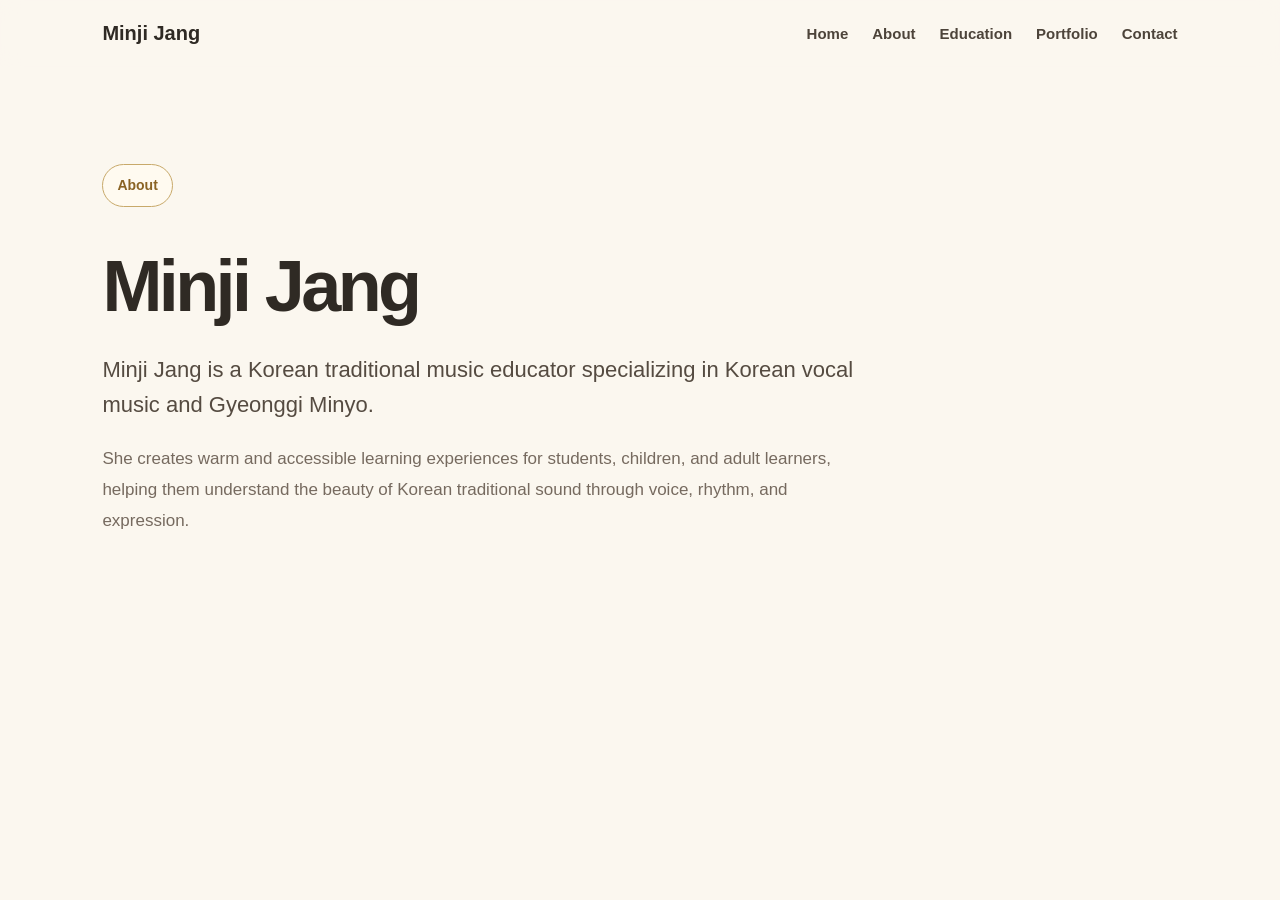
<file: about.html>
<!DOCTYPE html>
<html lang="en">
<head>
<meta charset="UTF-8">
<meta name="viewport" content="width=device-width, initial-scale=1.0">
<title>About | Minji Jang</title>
<link rel="stylesheet" href="style.css">
</head>
<body>

<header>
  <div class="logo">Minji Jang</div>
  <nav>
    <a href="index.html">Home</a>
    <a href="about.html">About</a>
    <a href="education.html">Education</a>
    <a href="portfolio.html">Portfolio</a>
    <a href="contact.html">Contact</a>
  </nav>
</header>

<section class="page">
  <p class="eyebrow">About</p>
  <h1>Minji Jang</h1>
  <p class="lead">
    Minji Jang is a Korean traditional music educator specializing in Korean vocal music and Gyeonggi Minyo.
  </p>
  <p>
    She creates warm and accessible learning experiences for students, children, and adult learners,
    helping them understand the beauty of Korean traditional sound through voice, rhythm, and expression.
  </p>
</section>

</body>
</html>
</file>
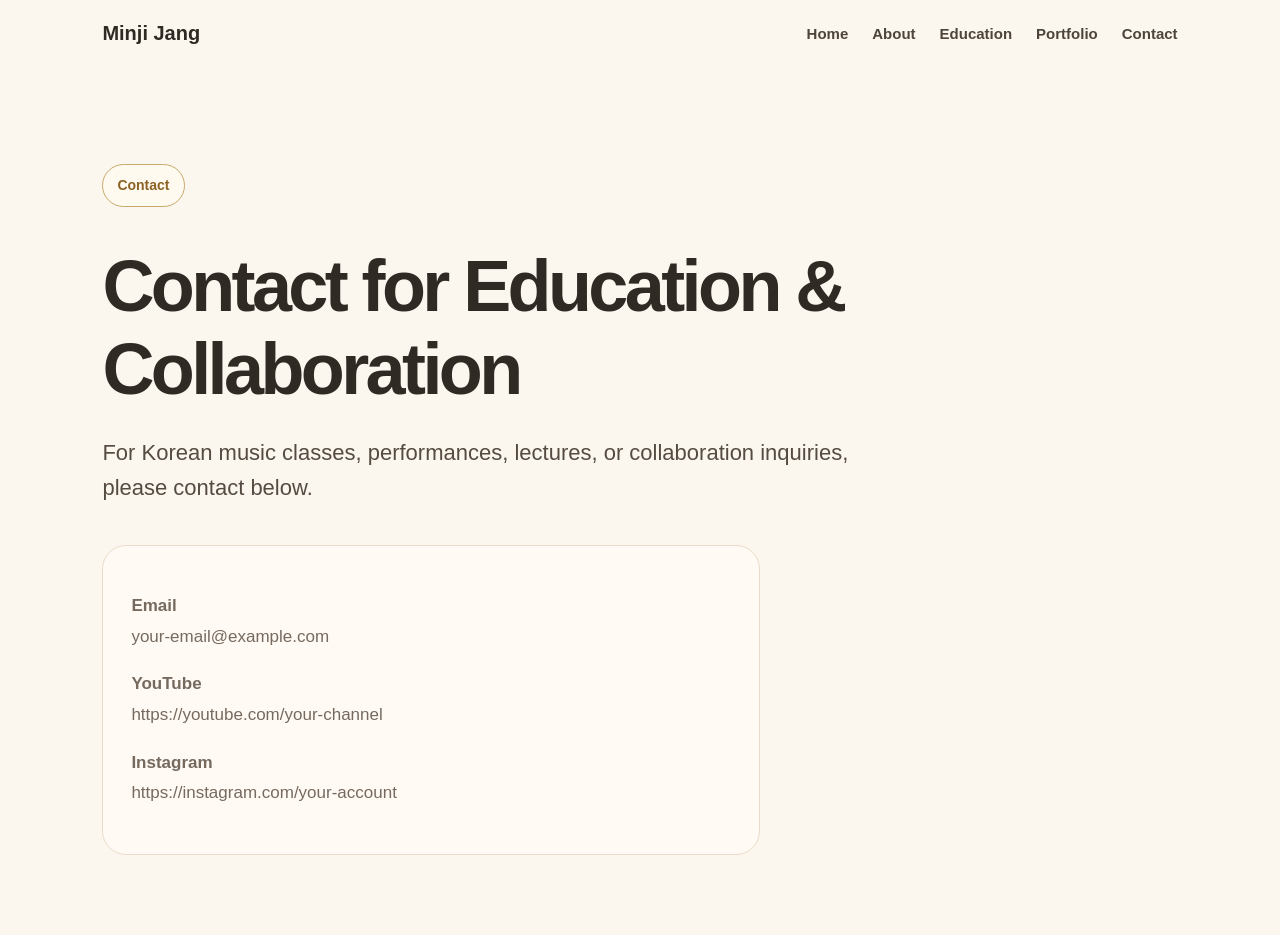
<file: contact.html>
<!DOCTYPE html>
<html lang="en">
<head>
<meta charset="UTF-8">
<meta name="viewport" content="width=device-width, initial-scale=1.0">
<title>Contact | Minji Jang</title>
<link rel="stylesheet" href="style.css">
</head>
<body>

<header>
  <div class="logo">Minji Jang</div>
  <nav>
    <a href="index.html">Home</a>
    <a href="about.html">About</a>
    <a href="education.html">Education</a>
    <a href="portfolio.html">Portfolio</a>
    <a href="contact.html">Contact</a>
  </nav>
</header>

<section class="page">
  <p class="eyebrow">Contact</p>
  <h1>Contact for Education & Collaboration</h1>
  <p class="lead">
    For Korean music classes, performances, lectures, or collaboration inquiries, please contact below.
  </p>

  <div class="contact-box">
    <p><strong>Email</strong><br>your-email@example.com</p>
    <p><strong>YouTube</strong><br>https://youtube.com/your-channel</p>
    <p><strong>Instagram</strong><br>https://instagram.com/your-account</p>
  </div>
</section>

</body>
</html>
</file>
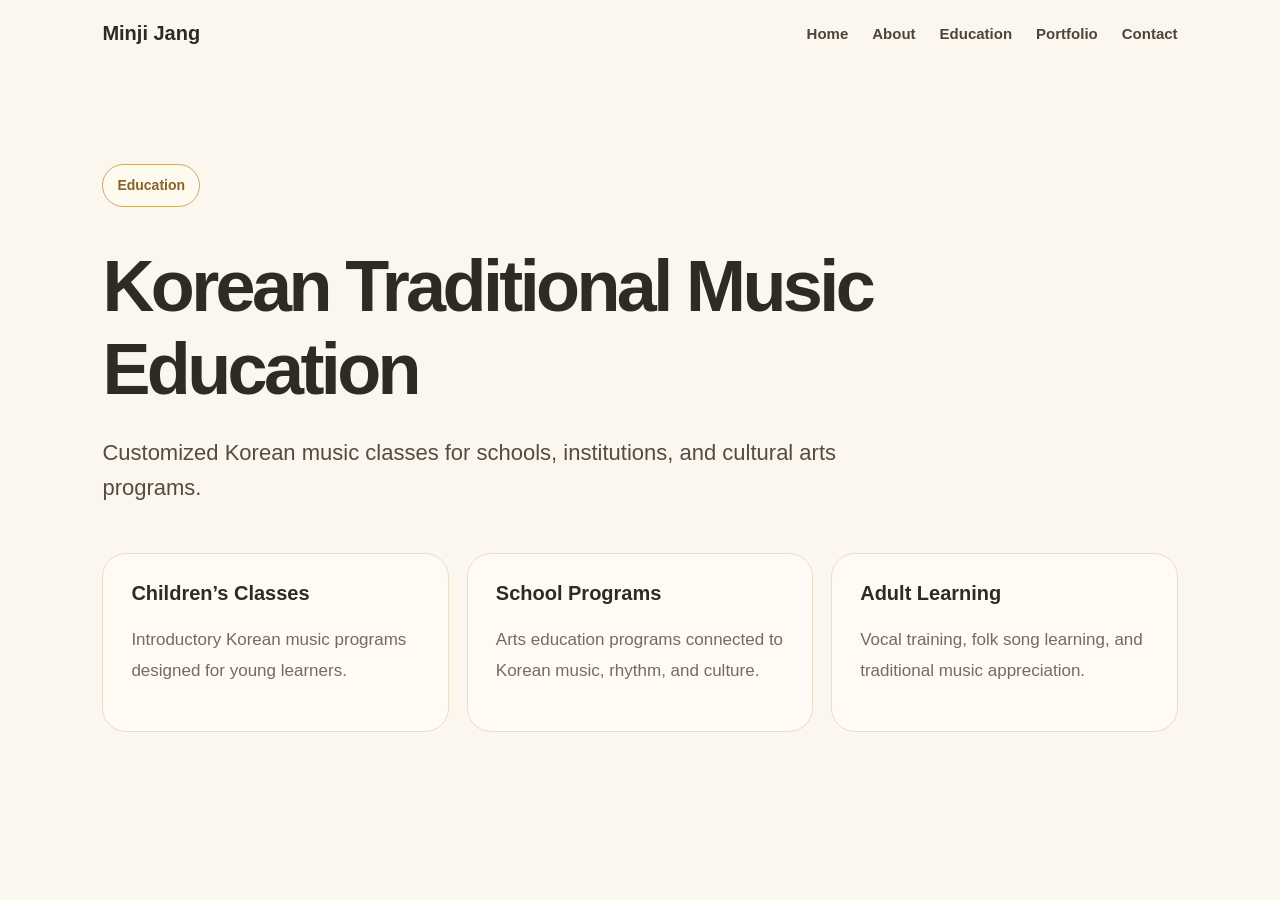
<file: education.html>
<!DOCTYPE html>
<html lang="en">
<head>
<meta charset="UTF-8">
<meta name="viewport" content="width=device-width, initial-scale=1.0">
<title>Education | Minji Jang</title>
<link rel="stylesheet" href="style.css">
</head>
<body>

<header>
  <div class="logo">Minji Jang</div>
  <nav>
    <a href="index.html">Home</a>
    <a href="about.html">About</a>
    <a href="education.html">Education</a>
    <a href="portfolio.html">Portfolio</a>
    <a href="contact.html">Contact</a>
  </nav>
</header>

<section class="page">
  <p class="eyebrow">Education</p>
  <h1>Korean Traditional Music Education</h1>
  <p class="lead">
    Customized Korean music classes for schools, institutions, and cultural arts programs.
  </p>

  <div class="grid">
    <div class="card">
      <h3>Children’s Classes</h3>
      <p>Introductory Korean music programs designed for young learners.</p>
    </div>
    <div class="card">
      <h3>School Programs</h3>
      <p>Arts education programs connected to Korean music, rhythm, and culture.</p>
    </div>
    <div class="card">
      <h3>Adult Learning</h3>
      <p>Vocal training, folk song learning, and traditional music appreciation.</p>
    </div>
  </div>
</section>

</body>
</html>
</file>
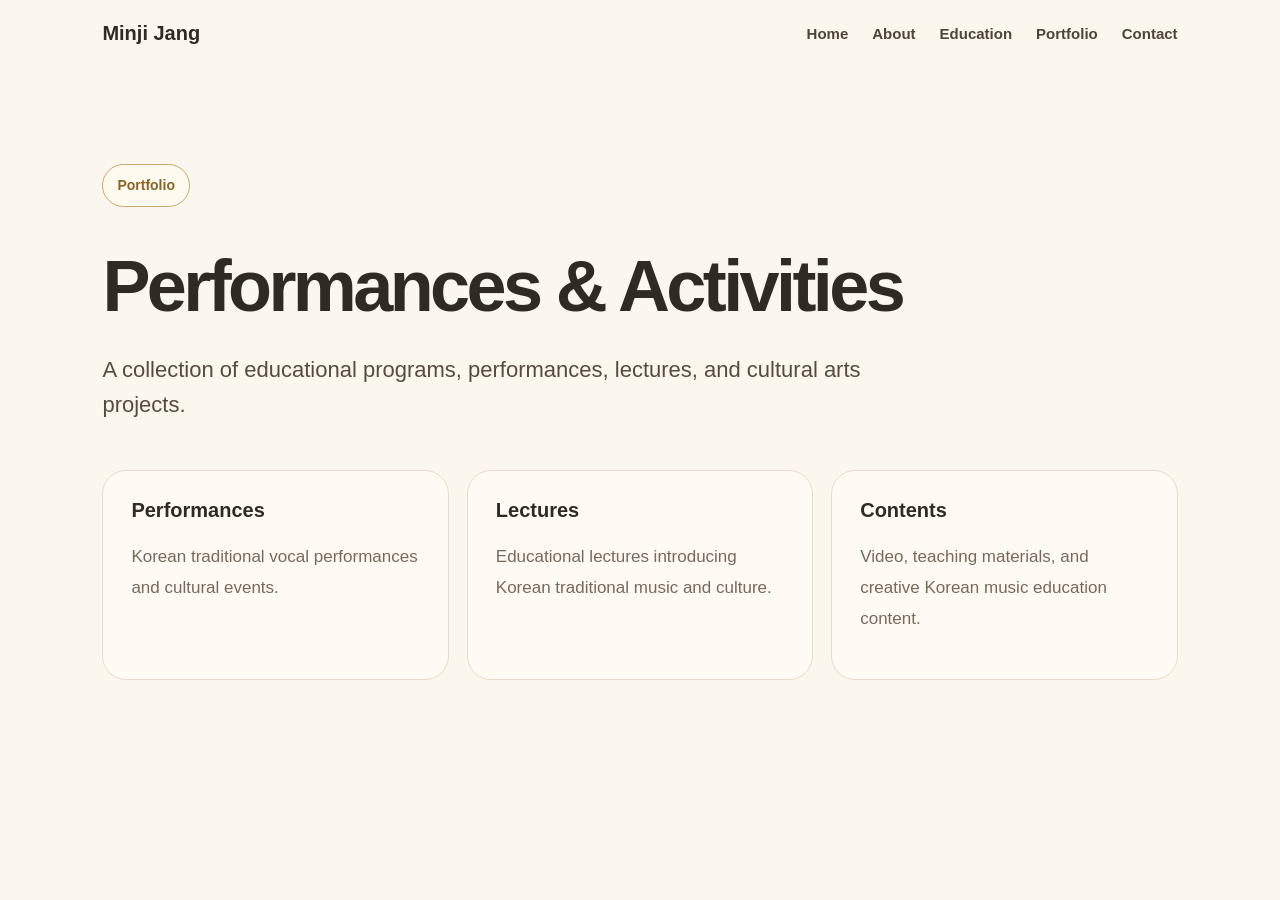
<file: portfolio.html>
<!DOCTYPE html>
<html lang="en">
<head>
<meta charset="UTF-8">
<meta name="viewport" content="width=device-width, initial-scale=1.0">
<title>Portfolio | Minji Jang</title>
<link rel="stylesheet" href="style.css">
</head>
<body>

<header>
  <div class="logo">Minji Jang</div>
  <nav>
    <a href="index.html">Home</a>
    <a href="about.html">About</a>
    <a href="education.html">Education</a>
    <a href="portfolio.html">Portfolio</a>
    <a href="contact.html">Contact</a>
  </nav>
</header>

<section class="page">
  <p class="eyebrow">Portfolio</p>
  <h1>Performances & Activities</h1>
  <p class="lead">
    A collection of educational programs, performances, lectures, and cultural arts projects.
  </p>

  <div class="grid">
    <div class="card">
      <h3>Performances</h3>
      <p>Korean traditional vocal performances and cultural events.</p>
    </div>
    <div class="card">
      <h3>Lectures</h3>
      <p>Educational lectures introducing Korean traditional music and culture.</p>
    </div>
    <div class="card">
      <h3>Contents</h3>
      <p>Video, teaching materials, and creative Korean music education content.</p>
    </div>
  </div>
</section>

</body>
</html>
</file>
<file: style.css>
body {
  margin: 0;
  font-family: "Pretendard", "Noto Sans KR", Arial, sans-serif;
  background: #fbf7ef;
  color: #2f2a24;
}

header {
  position: fixed;
  top: 0;
  width: 100%;
  padding: 22px 8%;
  box-sizing: border-box;
  display: flex;
  justify-content: space-between;
  align-items: center;
  background: rgba(251, 247, 239, 0.9);
  backdrop-filter: blur(10px);
  z-index: 10;
}

.logo {
  font-size: 20px;
  font-weight: 700;
}

nav {
  display: flex;
  gap: 24px;
}

nav a {
  color: #4d443a;
  text-decoration: none;
  font-size: 15px;
  font-weight: 600;
}

.page {
  padding: 150px 8% 80px;
  max-width: 1100px;
}

.eyebrow {
  display: inline-block;
  padding: 8px 14px;
  border: 1px solid #c8a96a;
  border-radius: 999px;
  color: #8a6324;
  background: #fffaf0;
  font-size: 14px;
  font-weight: 700;
}

h1 {
  font-size: clamp(42px, 6vw, 72px);
  line-height: 1.15;
  letter-spacing: -0.05em;
  margin: 24px 0;
}

.lead {
  max-width: 760px;
  font-size: 22px;
  line-height: 1.6;
  color: #554b41;
}

p {
  max-width: 760px;
  font-size: 17px;
  line-height: 1.8;
  color: #766a5f;
}

.grid {
  margin-top: 48px;
  display: grid;
  grid-template-columns: repeat(3, 1fr);
  gap: 18px;
}

.card,
.contact-box {
  padding: 28px;
  border-radius: 24px;
  background: #fffaf4;
  border: 1px solid #eadcc8;
}

.card h3 {
  margin-top: 0;
  font-size: 20px;
}

.contact-box {
  margin-top: 40px;
  max-width: 600px;
}

@media (max-width: 900px) {
  header {
    padding: 18px 6%;
  }

  nav {
    gap: 12px;
    flex-wrap: wrap;
    justify-content: flex-end;
  }

  nav a {
    font-size: 13px;
  }

  .page {
    padding: 130px 6% 60px;
  }

  .grid {
    grid-template-columns: 1fr;
  }
}
</file>
